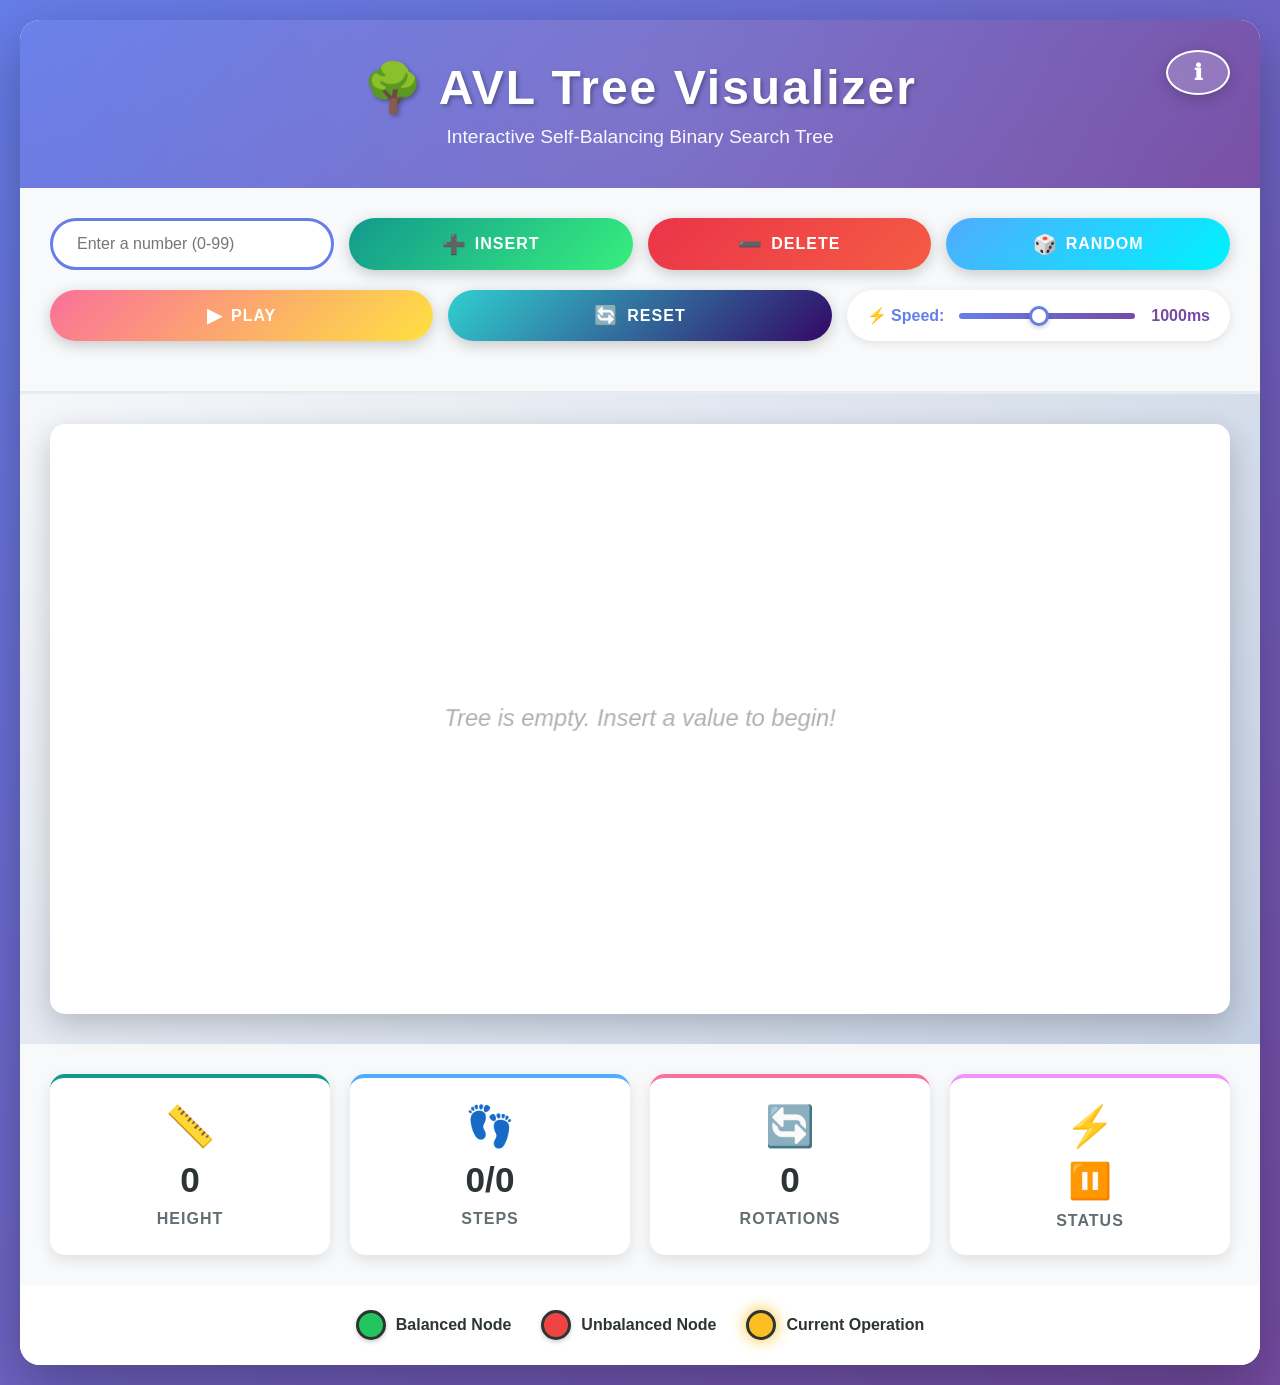
<file: index.html>
<!DOCTYPE html>
<html lang="en">
<head>
    <meta charset="UTF-8">
    <meta name="viewport" content="width=device-width, initial-scale=1.0">
    <title>AVL Tree Visualizer</title>
    <link rel="stylesheet" href="style.css">
</head>
<body>
    <div class="container">
        <!-- Header -->
        <div class="header">
            <h1>🌳 AVL Tree Visualizer</h1>
            <p class="subtitle">Interactive Self-Balancing Binary Search Tree</p>
            <button class="info-button" id="infoBtn">ℹ</button>
        </div>

        <!-- Info Panel -->
        <div class="info-panel" id="infoPanel">
            <h3>📚 About AVL Trees</h3>
            <p>An AVL tree is a self-balancing binary search tree where the heights of left and right subtrees differ by at most 1.</p>
            <div class="info-grid">
                <div class="info-card">
                    <h4>Balance Factor (BF)</h4>
                    <p>Height(Left) - Height(Right)</p>
                    <p class="formula">BF ∈ {-1, 0, 1}</p>
                </div>
                <div class="info-card">
                    <h4>Rotations</h4>
                    <ul>
                        <li>Right Rotation: Left-Left case</li>
                        <li>Left Rotation: Right-Right case</li>
                        <li>Left-Right: Left-Right case</li>
                        <li>Right-Left: Right-Left case</li>
                    </ul>
                </div>
            </div>
        </div>

        <!-- Controls -->
        <div class="controls">
            <div class="control-row">
                <div class="input-group">
                    <input type="number" id="valueInput" placeholder="Enter a number (0-99)" min="0" max="99">
                </div>
                <button class="btn-insert" id="insertBtn">
                    <span class="btn-icon">➕</span> Insert
                </button>
                <button class="btn-delete" id="deleteBtn">
                    <span class="btn-icon">➖</span> Delete
                </button>
                <button class="btn-random" id="randomBtn">
                    <span class="btn-icon">🎲</span> Random
                </button>
            </div>

            <div class="control-row">
                <button class="btn-play" id="playBtn">
                    <span class="btn-icon">▶</span> Play
                </button>
                <button class="btn-reset" id="resetBtn">
                    <span class="btn-icon">🔄</span> Reset
                </button>
                <div class="speed-control">
                    <label>⚡ Speed:</label>
                    <input type="range" id="speedSlider" min="200" max="2000" step="200" value="1000">
                    <span id="speedValue">1000ms</span>
                </div>
            </div>

            <!-- Message Box -->
            <div class="message-box" id="messageBox"></div>
        </div>

        <!-- Canvas Container -->
        <div class="canvas-container">
            <canvas id="treeCanvas" width="1200" height="600"></canvas>
        </div>

        <!-- Statistics -->
        <div class="statistics">
            <div class="stat-card stat-height">
                <div class="stat-icon">📏</div>
                <div class="stat-value" id="statHeight">0</div>
                <div class="stat-label">Height</div>
            </div>
            <div class="stat-card stat-step">
                <div class="stat-icon">👣</div>
                <div class="stat-value"><span id="statCurrentStep">0</span>/<span id="statTotalSteps">0</span></div>
                <div class="stat-label">Steps</div>
            </div>
            <div class="stat-card stat-rotation">
                <div class="stat-icon">🔄</div>
                <div class="stat-value" id="statRotations">0</div>
                <div class="stat-label">Rotations</div>
            </div>
            <div class="stat-card stat-status">
                <div class="stat-icon">⚡</div>
                <div class="stat-value" id="statStatus">⏸️</div>
                <div class="stat-label">Status</div>
            </div>
        </div>

        <!-- Legend -->
        <div class="legend">
            <div class="legend-item">
                <div class="legend-color balanced"></div>
                <span>Balanced Node</span>
            </div>
            <div class="legend-item">
                <div class="legend-color unbalanced"></div>
                <span>Unbalanced Node</span>
            </div>
            <div class="legend-item">
                <div class="legend-color highlighted"></div>
                <span>Current Operation</span>
            </div>
        </div>
    </div>

    <script src="script.js"></script>
</body>
</html>
</file>
<file: style.css>
* {
    margin: 0;
    padding: 0;
    box-sizing: border-box;
}

body {
    font-family: 'Segoe UI', Tahoma, Geneva, Verdana, sans-serif;
    background: linear-gradient(135deg, #667eea 0%, #764ba2 100%);
    min-height: 100vh;
    padding: 20px;
    overflow-x: hidden;
}

.container {
    max-width: 1400px;
    margin: 0 auto;
    background: rgba(255, 255, 255, 0.95);
    border-radius: 20px;
    box-shadow: 0 20px 60px rgba(0, 0, 0, 0.3);
    overflow: hidden;
}

/* Header Styles */
.header {
    background: linear-gradient(135deg, #667eea 0%, #764ba2 100%);
    padding: 40px 30px;
    text-align: center;
    position: relative;
    overflow: hidden;
}

.header::before {
    content: '';
    position: absolute;
    top: -50%;
    left: -50%;
    width: 200%;
    height: 200%;
    background: radial-gradient(circle, rgba(255,255,255,0.1) 0%, transparent 70%);
    animation: pulse 4s ease-in-out infinite;
}

@keyframes pulse {
    0%, 100% { transform: scale(1); opacity: 0.5; }
    50% { transform: scale(1.1); opacity: 0.8; }
}

h1 {
    color: white;
    font-size: 3em;
    margin: 0;
    text-shadow: 2px 2px 4px rgba(0, 0, 0, 0.3);
    position: relative;
    z-index: 1;
    letter-spacing: 2px;
}

.subtitle {
    color: rgba(255, 255, 255, 0.95);
    font-size: 1.2em;
    margin-top: 10px;
    position: relative;
    z-index: 1;
    font-weight: 300;
}

.info-button {
    position: absolute;
    top: 30px;
    right: 30px;
    background: rgba(255, 255, 255, 0.2);
    border: 2px solid white;
    color: white;
    width: 45px;
    height: 45px;
    border-radius: 50%;
    cursor: pointer;
    font-size: 22px;
    transition: all 0.3s;
    z-index: 2;
    display: flex;
    align-items: center;
    justify-content: center;
}

.info-button:hover {
    background: white;
    color: #667eea;
    transform: scale(1.15) rotate(90deg);
}

/* Info Panel */
.info-panel {
    background: linear-gradient(135deg, #f093fb 0%, #f5576c 100%);
    color: white;
    padding: 30px;
    display: none;
    animation: slideDown 0.3s ease-out;
}

@keyframes slideDown {
    from {
        opacity: 0;
        transform: translateY(-20px);
    }
    to {
        opacity: 1;
        transform: translateY(0);
    }
}

.info-panel.show {
    display: block;
}

.info-panel h3 {
    margin-bottom: 20px;
    font-size: 1.8em;
    text-align: center;
}

.info-panel > p {
    text-align: center;
    margin-bottom: 25px;
    font-size: 1.1em;
    line-height: 1.6;
}

.info-grid {
    display: grid;
    grid-template-columns: repeat(auto-fit, minmax(300px, 1fr));
    gap: 20px;
    margin-top: 20px;
}

.info-card {
    background: rgba(255, 255, 255, 0.15);
    padding: 20px;
    border-radius: 15px;
    backdrop-filter: blur(10px);
}

.info-card h4 {
    margin-bottom: 15px;
    font-size: 1.3em;
    border-bottom: 2px solid rgba(255, 255, 255, 0.3);
    padding-bottom: 10px;
}

.info-card p {
    margin: 10px 0;
    line-height: 1.6;
}

.formula {
    background: rgba(0, 0, 0, 0.2);
    padding: 10px;
    border-radius: 8px;
    text-align: center;
    font-family: 'Courier New', monospace;
    font-size: 1.2em;
    margin-top: 15px;
}

.info-card ul {
    list-style: none;
    padding-left: 0;
}

.info-card li {
    padding: 8px 0;
    padding-left: 25px;
    position: relative;
}

.info-card li::before {
    content: '▸';
    position: absolute;
    left: 0;
    color: rgba(255, 255, 255, 0.8);
    font-size: 1.2em;
}

/* Controls */
.controls {
    padding: 30px;
    background: #f8f9fa;
    border-bottom: 3px solid #e9ecef;
}

.control-row {
    display: grid;
    grid-template-columns: repeat(auto-fit, minmax(180px, 1fr));
    gap: 15px;
    margin-bottom: 20px;
}

.input-group {
    display: flex;
    gap: 10px;
}

input[type="number"] {
    width: 100%;
    padding: 14px 24px;
    border: 3px solid #667eea;
    border-radius: 50px;
    font-size: 16px;
    outline: none;
    transition: all 0.3s;
    background: white;
}

input[type="number"]:focus {
    border-color: #764ba2;
    box-shadow: 0 0 20px rgba(102, 126, 234, 0.3);
    transform: translateY(-2px);
}

button {
    padding: 14px 30px;
    border: none;
    border-radius: 50px;
    font-size: 16px;
    font-weight: 600;
    cursor: pointer;
    transition: all 0.3s;
    text-transform: uppercase;
    letter-spacing: 1px;
    box-shadow: 0 4px 15px rgba(0, 0, 0, 0.2);
    display: flex;
    align-items: center;
    justify-content: center;
    gap: 8px;
}

button:hover {
    transform: translateY(-3px);
    box-shadow: 0 6px 20px rgba(0, 0, 0, 0.3);
}

button:active {
    transform: translateY(-1px);
}

.btn-icon {
    font-size: 1.2em;
}

.btn-insert {
    background: linear-gradient(135deg, #11998e 0%, #38ef7d 100%);
    color: white;
}

.btn-delete {
    background: linear-gradient(135deg, #eb3349 0%, #f45c43 100%);
    color: white;
}

.btn-random {
    background: linear-gradient(135deg, #4facfe 0%, #00f2fe 100%);
    color: white;
}

.btn-play {
    background: linear-gradient(135deg, #fa709a 0%, #fee140 100%);
    color: white;
}

.btn-reset {
    background: linear-gradient(135deg, #30cfd0 0%, #330867 100%);
    color: white;
}

.speed-control {
    display: flex;
    align-items: center;
    gap: 15px;
    padding: 15px 20px;
    background: white;
    border-radius: 50px;
    box-shadow: 0 2px 10px rgba(0, 0, 0, 0.1);
}

.speed-control label {
    font-weight: 600;
    color: #667eea;
    white-space: nowrap;
}

input[type="range"] {
    flex: 1;
    height: 6px;
    border-radius: 5px;
    background: linear-gradient(to right, #667eea, #764ba2);
    outline: none;
    -webkit-appearance: none;
}

input[type="range"]::-webkit-slider-thumb {
    -webkit-appearance: none;
    width: 20px;
    height: 20px;
    border-radius: 50%;
    background: white;
    border: 3px solid #667eea;
    cursor: pointer;
    box-shadow: 0 2px 5px rgba(0, 0, 0, 0.2);
    transition: all 0.3s;
}

input[type="range"]::-webkit-slider-thumb:hover {
    transform: scale(1.2);
    border-color: #764ba2;
}

input[type="range"]::-moz-range-thumb {
    width: 20px;
    height: 20px;
    border-radius: 50%;
    background: white;
    border: 3px solid #667eea;
    cursor: pointer;
    box-shadow: 0 2px 5px rgba(0, 0, 0, 0.2);
}

#speedValue {
    font-weight: 600;
    color: #764ba2;
    min-width: 60px;
    text-align: right;
}

/* Message Box */
.message-box {
    margin-top: 20px;
    padding: 15px 25px;
    background: linear-gradient(135deg, #ffeaa7 0%, #fdcb6e 100%);
    border-left: 5px solid #e17055;
    border-radius: 10px;
    font-weight: 600;
    color: #2d3436;
    display: none;
    animation: slideIn 0.3s ease-out;
}

@keyframes slideIn {
    from {
        opacity: 0;
        transform: translateX(-20px);
    }
    to {
        opacity: 1;
        transform: translateX(0);
    }
}

.message-box.show {
    display: block;
}

/* Canvas Container */
.canvas-container {
    background: linear-gradient(135deg, #f5f7fa 0%, #c3cfe2 100%);
    padding: 30px;
    display: flex;
    justify-content: center;
    align-items: center;
    min-height: 600px;
}

#treeCanvas {
    background: white;
    border-radius: 15px;
    box-shadow: 0 10px 30px rgba(0, 0, 0, 0.2);
    max-width: 100%;
    height: auto;
}

/* Statistics */
.statistics {
    display: grid;
    grid-template-columns: repeat(auto-fit, minmax(200px, 1fr));
    gap: 20px;
    padding: 30px;
    background: #f8f9fa;
}

.stat-card {
    background: white;
    padding: 25px;
    border-radius: 15px;
    text-align: center;
    box-shadow: 0 5px 15px rgba(0, 0, 0, 0.1);
    transition: all 0.3s;
    border-top: 4px solid;
}

.stat-card:hover {
    transform: translateY(-5px);
    box-shadow: 0 10px 25px rgba(0, 0, 0, 0.15);
}

.stat-height { border-color: #11998e; }
.stat-step { border-color: #4facfe; }
.stat-rotation { border-color: #fa709a; }
.stat-status { border-color: #f093fb; }

.stat-icon {
    font-size: 2.5em;
    margin-bottom: 10px;
}

.stat-value {
    font-size: 2.2em;
    font-weight: bold;
    color: #2d3436;
    margin: 10px 0;
}

.stat-label {
    font-size: 1em;
    color: #636e72;
    text-transform: uppercase;
    letter-spacing: 1px;
    font-weight: 600;
}

/* Legend */
.legend {
    display: flex;
    justify-content: center;
    gap: 30px;
    padding: 25px;
    background: white;
    flex-wrap: wrap;
}

.legend-item {
    display: flex;
    align-items: center;
    gap: 10px;
    font-weight: 600;
    color: #2d3436;
}

.legend-color {
    width: 30px;
    height: 30px;
    border-radius: 50%;
    border: 3px solid #2d3436;
    box-shadow: 0 2px 5px rgba(0, 0, 0, 0.2);
}

.legend-color.balanced {
    background: #22c55e;
}

.legend-color.unbalanced {
    background: #ef4444;
}

.legend-color.highlighted {
    background: #fbbf24;
    box-shadow: 0 0 15px #fbbf24;
}

/* Responsive Design */
@media (max-width: 768px) {
    h1 {
        font-size: 2em;
    }

    .subtitle {
        font-size: 1em;
    }

    .control-row {
        grid-template-columns: 1fr;
    }

    .info-grid {
        grid-template-columns: 1fr;
    }

    #treeCanvas {
        width: 100%;
        height: auto;
    }

    .statistics {
        grid-template-columns: repeat(2, 1fr);
    }
}

/* Animations */
@keyframes fadeIn {
    from {
        opacity: 0;
        transform: scale(0.95);
    }
    to {
        opacity: 1;
        transform: scale(1);
    }
}

.container {
    animation: fadeIn 0.5s ease-out;
}
</file>
<file: avl_tree.css>
* {
    margin: 0;
    padding: 0;
    box-sizing: border-box;
}

body {
    font-family: 'Segoe UI', Tahoma, Geneva, Verdana, sans-serif;
    background: linear-gradient(135deg, #667eea 0%, #764ba2 100%);
    min-height: 100vh;
    padding: 20px;
    overflow-x: hidden;
}

.container {
    max-width: 1400px;
    margin: 0 auto;
    background: rgba(255, 255, 255, 0.95);
    border-radius: 20px;
    box-shadow: 0 20px 60px rgba(0, 0, 0, 0.3);
    overflow: hidden;
}

/* Header Styles */
.header {
    background: linear-gradient(135deg, #667eea 0%, #764ba2 100%);
    padding: 40px 30px;
    text-align: center;
    position: relative;
    overflow: hidden;
}

.header::before {
    content: '';
    position: absolute;
    top: -50%;
    left: -50%;
    width: 200%;
    height: 200%;
    background: radial-gradient(circle, rgba(255,255,255,0.1) 0%, transparent 70%);
    animation: pulse 4s ease-in-out infinite;
}

@keyframes pulse {
    0%, 100% { transform: scale(1); opacity: 0.5; }
    50% { transform: scale(1.1); opacity: 0.8; }
}

h1 {
    color: white;
    font-size: 3em;
    margin: 0;
    text-shadow: 2px 2px 4px rgba(0, 0, 0, 0.3);
    position: relative;
    z-index: 1;
    letter-spacing: 2px;
}

.subtitle {
    color: rgba(255, 255, 255, 0.95);
    font-size: 1.2em;
    margin-top: 10px;
    position: relative;
    z-index: 1;
    font-weight: 300;
}

.info-button {
    position: absolute;
    top: 30px;
    right: 30px;
    background: rgba(255, 255, 255, 0.2);
    border: 2px solid white;
    color: white;
    width: 45px;
    height: 45px;
    border-radius: 50%;
    cursor: pointer;
    font-size: 22px;
    transition: all 0.3s;
    z-index: 2;
    display: flex;
    align-items: center;
    justify-content: center;
}

.info-button:hover {
    background: white;
    color: #667eea;
    transform: scale(1.15) rotate(90deg);
}

/* Info Panel */
.info-panel {
    background: linear-gradient(135deg, #f093fb 0%, #f5576c 100%);
    color: white;
    padding: 30px;
    display: none;
    animation: slideDown 0.3s ease-out;
}

@keyframes slideDown {
    from {
        opacity: 0;
        transform: translateY(-20px);
    }
    to {
        opacity: 1;
        transform: translateY(0);
    }
}

.info-panel.show {
    display: block;
}

.info-panel h3 {
    margin-bottom: 20px;
    font-size: 1.8em;
    text-align: center;
}

.info-panel > p {
    text-align: center;
    margin-bottom: 25px;
    font-size: 1.1em;
    line-height: 1.6;
}

.info-grid {
    display: grid;
    grid-template-columns: repeat(auto-fit, minmax(300px, 1fr));
    gap: 20px;
    margin-top: 20px;
}

.info-card {
    background: rgba(255, 255, 255, 0.15);
    padding: 20px;
    border-radius: 15px;
    backdrop-filter: blur(10px);
}

.info-card h4 {
    margin-bottom: 15px;
    font-size: 1.3em;
    border-bottom: 2px solid rgba(255, 255, 255, 0.3);
    padding-bottom: 10px;
}

.info-card p {
    margin: 10px 0;
    line-height: 1.6;
}

.formula {
    background: rgba(0, 0, 0, 0.2);
    padding: 10px;
    border-radius: 8px;
    text-align: center;
    font-family: 'Courier New', monospace;
    font-size: 1.2em;
    margin-top: 15px;
}

.info-card ul {
    list-style: none;
    padding-left: 0;
}

.info-card li {
    padding: 8px 0;
    padding-left: 25px;
    position: relative;
}

.info-card li::before {
    content: '▸';
    position: absolute;
    left: 0;
    color: rgba(255, 255, 255, 0.8);
    font-size: 1.2em;
}

/* Controls */
.controls {
    padding: 30px;
    background: #f8f9fa;
    border-bottom: 3px solid #e9ecef;
}

.control-row {
    display: grid;
    grid-template-columns: repeat(auto-fit, minmax(180px, 1fr));
    gap: 15px;
    margin-bottom: 20px;
}

.input-group {
    display: flex;
    gap: 10px;
}

input[type="number"] {
    width: 100%;
    padding: 14px 24px;
    border: 3px solid #667eea;
    border-radius: 50px;
    font-size: 16px;
    outline: none;
    transition: all 0.3s;
    background: white;
}

input[type="number"]:focus {
    border-color: #764ba2;
    box-shadow: 0 0 20px rgba(102, 126, 234, 0.3);
    transform: translateY(-2px);
}

button {
    padding: 14px 30px;
    border: none;
    border-radius: 50px;
    font-size: 16px;
    font-weight: 600;
    cursor: pointer;
    transition: all 0.3s;
    text-transform: uppercase;
    letter-spacing: 1px;
    box-shadow: 0 4px 15px rgba(0, 0, 0, 0.2);
    display: flex;
    align-items: center;
    justify-content: center;
    gap: 8px;
}

button:hover {
    transform: translateY(-3px);
    box-shadow: 0 6px 20px rgba(0, 0, 0, 0.3);
}

button:active {
    transform: translateY(-1px);
}

.btn-icon {
    font-size: 1.2em;
}

.btn-insert {
    background: linear-gradient(135deg, #11998e 0%, #38ef7d 100%);
    color: white;
}

.btn-delete {
    background: linear-gradient(135deg, #eb3349 0%, #f45c43 100%);
    color: white;
}

.btn-random {
    background: linear-gradient(135deg, #4facfe 0%, #00f2fe 100%);
    color: white;
}

.btn-play {
    background: linear-gradient(135deg, #fa709a 0%, #fee140 100%);
    color: white;
}

.btn-reset {
    background: linear-gradient(135deg, #30cfd0 0%, #330867 100%);
    color: white;
}

.speed-control {
    display: flex;
    align-items: center;
    gap: 15px;
    padding: 15px 20px;
    background: white;
    border-radius: 50px;
    box-shadow: 0 2px 10px rgba(0, 0, 0, 0.1);
}

.speed-control label {
    font-weight: 600;
    color: #667eea;
    white-space: nowrap;
}

input[type="range"] {
    flex: 1;
    height: 6px;
    border-radius: 5px;
    background: linear-gradient(to right, #667eea, #764ba2);
    outline: none;
    -webkit-appearance: none;
}

input[type="range"]::-webkit-slider-thumb {
    -webkit-appearance: none;
    width: 20px;
    height: 20px;
    border-radius: 50%;
    background: white;
    border: 3px solid #667eea;
    cursor: pointer;
    box-shadow: 0 2px 5px rgba(0, 0, 0, 0.2);
    transition: all 0.3s;
}

input[type="range"]::-webkit-slider-thumb:hover {
    transform: scale(1.2);
    border-color: #764ba2;
}

input[type="range"]::-moz-range-thumb {
    width: 20px;
    height: 20px;
    border-radius: 50%;
    background: white;
    border: 3px solid #667eea;
    cursor: pointer;
    box-shadow: 0 2px 5px rgba(0, 0, 0, 0.2);
}

#speedValue {
    font-weight: 600;
    color: #764ba2;
    min-width: 60px;
    text-align: right;
}

/* Message Box */
.message-box {
    margin-top: 20px;
    padding: 15px 25px;
    background: linear-gradient(135deg, #ffeaa7 0%, #fdcb6e 100%);
    border-left: 5px solid #e17055;
    border-radius: 10px;
    font-weight: 600;
    color: #2d3436;
    display: none;
    animation: slideIn 0.3s ease-out;
}

@keyframes slideIn {
    from {
        opacity: 0;
        transform: translateX(-20px);
    }
    to {
        opacity: 1;
        transform: translateX(0);
    }
}

.message-box.show {
    display: block;
}

/* Canvas Container */
.canvas-container {
    background: linear-gradient(135deg, #f5f7fa 0%, #c3cfe2 100%);
    padding: 30px;
    display: flex;
    justify-content: center;
    align-items: center;
    min-height: 600px;
}

#treeCanvas {
    background: white;
    border-radius: 15px;
    box-shadow: 0 10px 30px rgba(0, 0, 0, 0.2);
    max-width: 100%;
    height: auto;
}

/* Statistics */
.statistics {
    display: grid;
    grid-template-columns: repeat(auto-fit, minmax(200px, 1fr));
    gap: 20px;
    padding: 30px;
    background: #f8f9fa;
}

.stat-card {
    background: white;
    padding: 25px;
    border-radius: 15px;
    text-align: center;
    box-shadow: 0 5px 15px rgba(0, 0, 0, 0.1);
    transition: all 0.3s;
    border-top: 4px solid;
}

.stat-card:hover {
    transform: translateY(-5px);
    box-shadow: 0 10px 25px rgba(0, 0, 0, 0.15);
}

.stat-height { border-color: #11998e; }
.stat-step { border-color: #4facfe; }
.stat-rotation { border-color: #fa709a; }
.stat-status { border-color: #f093fb; }

.stat-icon {
    font-size: 2.5em;
    margin-bottom: 10px;
}

.stat-value {
    font-size: 2.2em;
    font-weight: bold;
    color: #2d3436;
    margin: 10px 0;
}

.stat-label {
    font-size: 1em;
    color: #636e72;
    text-transform: uppercase;
    letter-spacing: 1px;
    font-weight: 600;
}

/* Legend */
.legend {
    display: flex;
    justify-content: center;
    gap: 30px;
    padding: 25px;
    background: white;
    flex-wrap: wrap;
}

.legend-item {
    display: flex;
    align-items: center;
    gap: 10px;
    font-weight: 600;
    color: #2d3436;
}

.legend-color {
    width: 30px;
    height: 30px;
    border-radius: 50%;
    border: 3px solid #2d3436;
    box-shadow: 0 2px 5px rgba(0, 0, 0, 0.2);
}

.legend-color.balanced {
    background: #22c55e;
}

.legend-color.unbalanced {
    background: #ef4444;
}

.legend-color.highlighted {
    background: #fbbf24;
    box-shadow: 0 0 15px #fbbf24;
}

/* Responsive Design */
@media (max-width: 768px) {
    h1 {
        font-size: 2em;
    }

    .subtitle {
        font-size: 1em;
    }

    .control-row {
        grid-template-columns: 1fr;
    }

    .info-grid {
        grid-template-columns: 1fr;
    }

    #treeCanvas {
        width: 100%;
        height: auto;
    }

    .statistics {
        grid-template-columns: repeat(2, 1fr);
    }
}

/* Animations */
@keyframes fadeIn {
    from {
        opacity: 0;
        transform: scale(0.95);
    }
    to {
        opacity: 1;
        transform: scale(1);
    }
}

.container {
    animation: fadeIn 0.5s ease-out;
}
</file>
